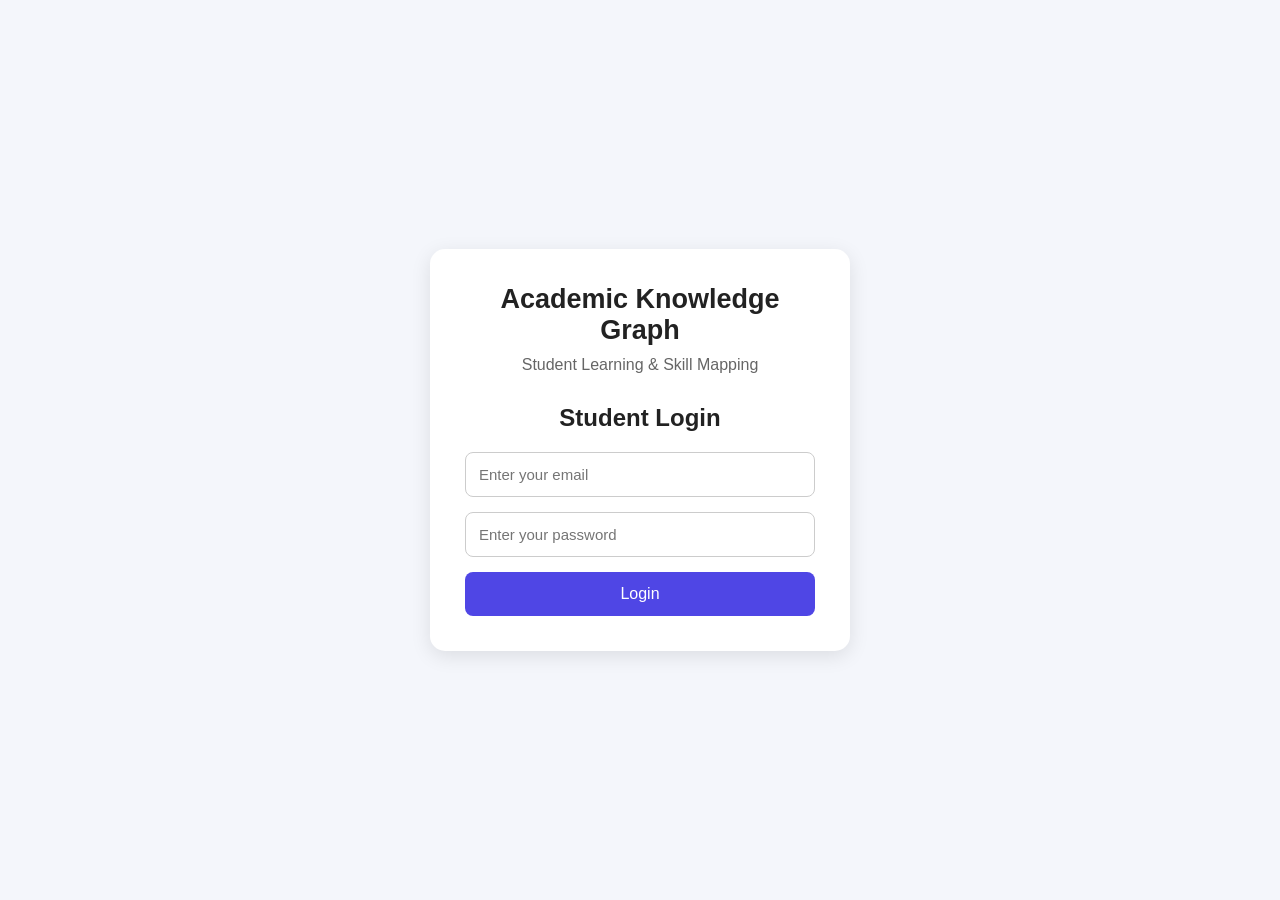
<file: index.html>
<!DOCTYPE html>
<html lang="en">
<head>
    <meta charset="UTF-8">
    <meta name="viewport" content="width=device-width, initial-scale=1.0">

    <title>Academic Knowledge Graph</title>

    <link rel="stylesheet" href="style.css">
</head>

<body>

    <div class="login-container">

        <div class="login-box">

            <h1>Academic Knowledge Graph</h1>

            <p class="subtitle">
                Student Learning & Skill Mapping
            </p>

            <h2>Student Login</h2>

            <form id="loginForm">

                <input 
                    type="email" 
                    id="email" 
                    placeholder="Enter your email"
                    required
                >

                <input 
                    type="password" 
                    id="password" 
                    placeholder="Enter your password"
                    required
                >

                <button type="submit">Login</button>

            </form>

            <p id="message"></p>

        </div>

    </div>

    <script src="script.js"></script>

</body>
</html>
</file>
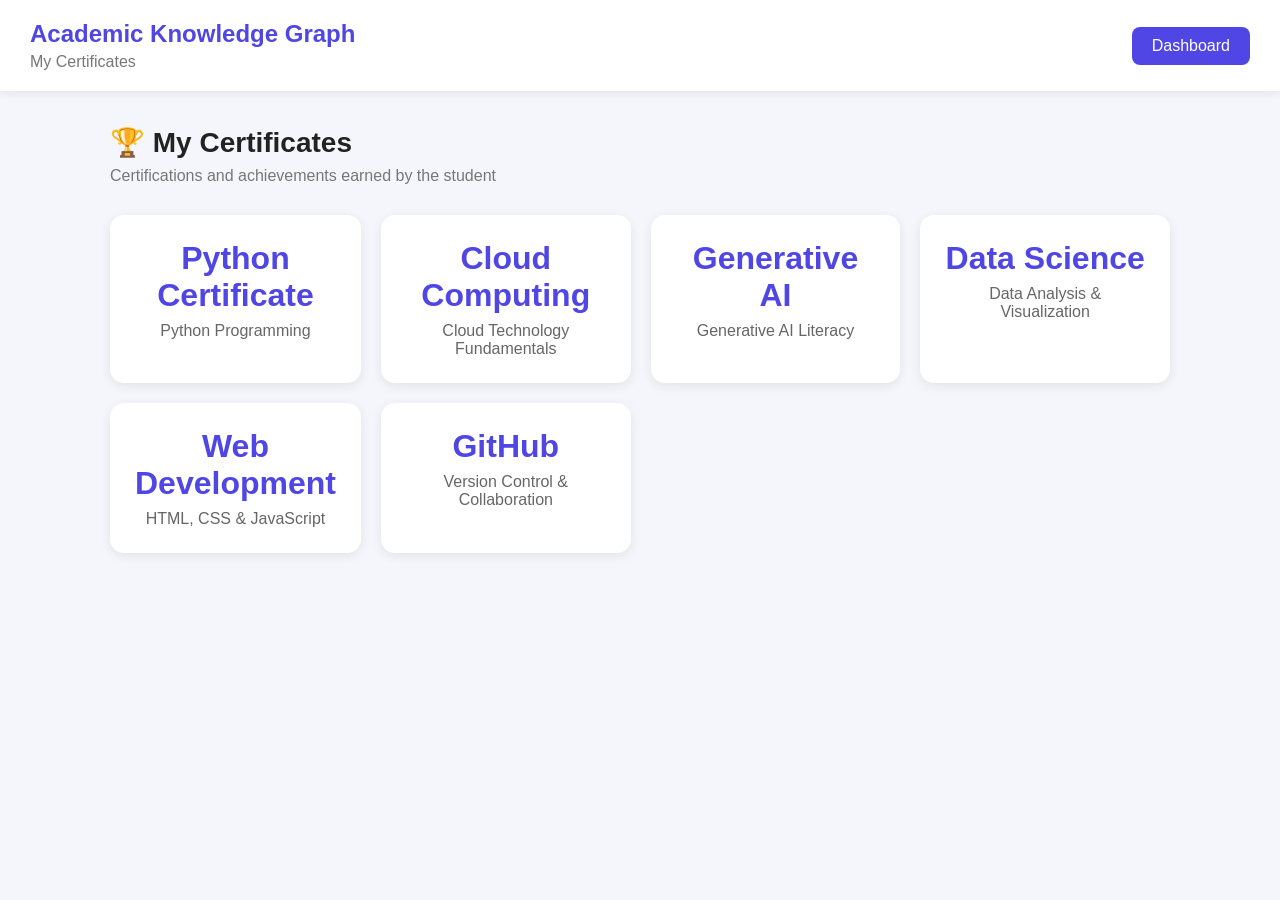
<file: certificates.html>
<!DOCTYPE html>
<html lang="en">

<head>
    <meta charset="UTF-8">
    <meta name="viewport" content="width=device-width, initial-scale=1.0">

    <title>My Certificates</title>

    <link rel="stylesheet" href="style.css">
</head>

<body>

    <div class="dashboard">

        <header class="topbar">

            <div>
                <h1>Academic Knowledge Graph</h1>
                <p>My Certificates</p>
            </div>

            <button onclick="window.location.href='dashboard.html'">
                Dashboard
            </button>

        </header>

        <main class="content">

            <h2>🏆 My Certificates</h2>

            <p class="dashboard-text">
                Certifications and achievements earned by the student
            </p>

            <div class="stats">

                <div class="card">
                    <h3>Python Certificate</h3>
                    <p>Python Programming</p>
                </div>

                <div class="card">
                    <h3>Cloud Computing</h3>
                    <p>Cloud Technology Fundamentals</p>
                </div>

                <div class="card">
                    <h3>Generative AI</h3>
                    <p>Generative AI Literacy</p>
                </div>

                <div class="card">
                    <h3>Data Science</h3>
                    <p>Data Analysis & Visualization</p>
                </div>

                <div class="card">
                    <h3>Web Development</h3>
                    <p>HTML, CSS & JavaScript</p>
                </div>

                <div class="card">
                    <h3>GitHub</h3>
                    <p>Version Control & Collaboration</p>
                </div>

            </div>

        </main>

    </div>

</body>

</html>
</file>
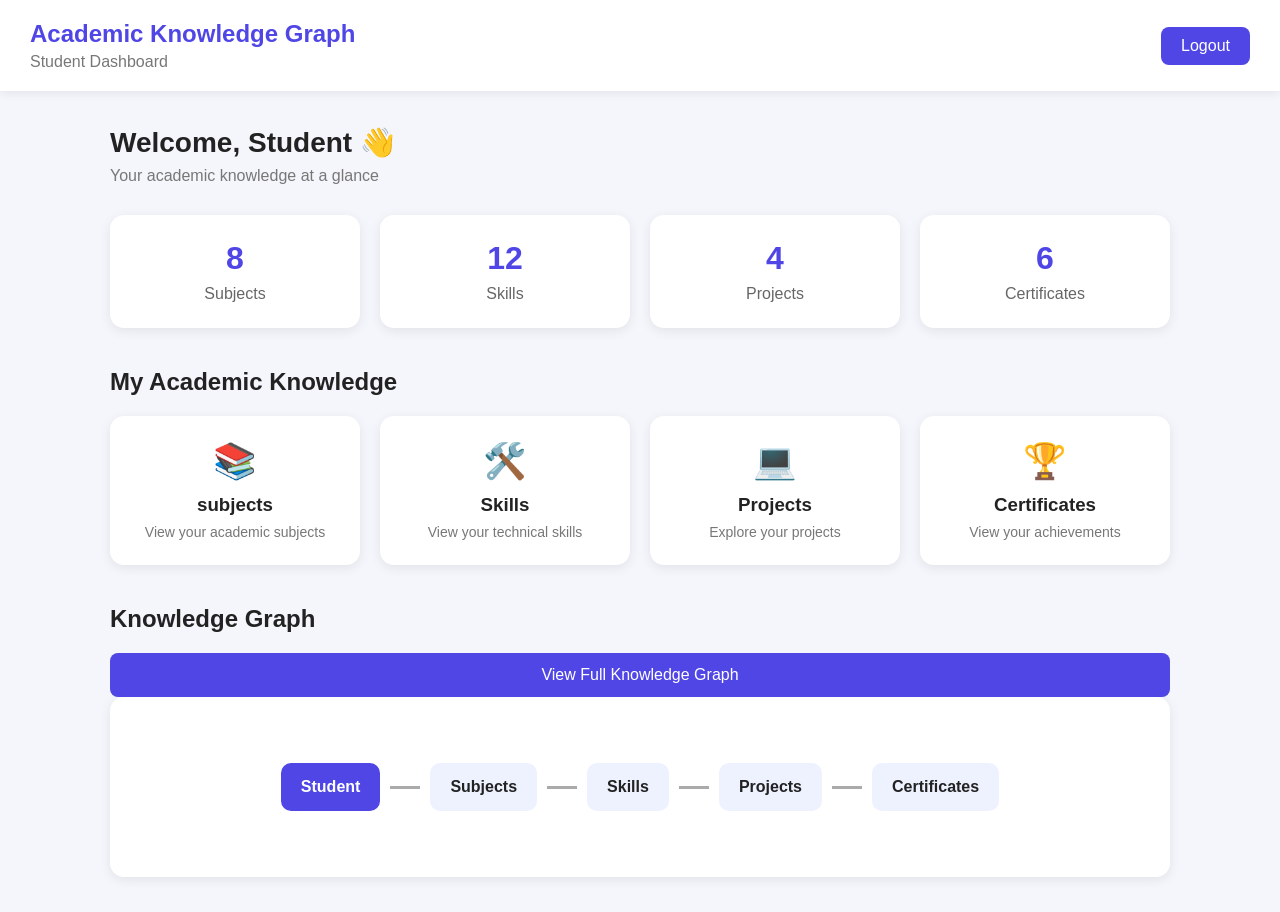
<file: dashboard.html>
<!DOCTYPE html>
<html lang="en">

<head>
    <meta charset="UTF-8">
    <meta name="viewport" content="width=device-width, initial-scale=1.0">

    <title>Student Dashboard</title>

    <link rel="stylesheet" href="style.css">
</head>

<body>

    <div class="dashboard">

        <header class="topbar">

            <div>
                <h1>Academic Knowledge Graph</h1>
                <p>Student Dashboard</p>
            </div>

            <button onclick="logout()">Logout</button>

        </header>


        <main class="content">

            <h2>Welcome, Student 👋</h2>

            <p class="dashboard-text">
                Your academic knowledge at a glance
            </p>


            <div class="stats">

                <div class="card">
                    <h3>8</h3>
                    <p>Subjects</p>
                </div>

                <div class="card">
                    <h3>12</h3>
                    <p>Skills</p>
                </div>

                <div class="card">
                    <h3>4</h3>
                    <p>Projects</p>
                </div>

                <div class="card">
                    <h3>6</h3>
                    <p>Certificates</p>
                </div>

            </div>


            <section class="knowledge-section">

                <h2>My Academic Knowledge</h2>


                <div class="knowledge-box">


                    <div class="knowledge-item"
                         onclick="window.location.href='subjects.html'">

                        <span>📚</span>

                        <h3>subjects</h3>

                        <p>View your academic subjects</p>

                    </div>


                    <div class="knowledge-item"
                        onclick="window.location.href='./my-skills.html'">
                
                        <span>🛠️</span>

                        <h3>Skills</h3>

                        <p>View your technical skills</p>

                    </div>


                    <a href="my-projects.html" style="text-decoration: none; color: inherit;">

    <div class="knowledge-item">

        <span>💻</span>
        <h3>Projects</h3>
        <p>Explore your projects</p>

    </div>

</a>
               <a href="certificates.html" style="text-decoration: none; color: inherit;">

    <div class="knowledge-item">

        <span>🏆</span>
        <h3>Certificates</h3>
        <p>View your achievements</p>

    </div>

</a>

                </div>

            </section>
            <section class="graph-section">

    <h2>Knowledge Graph</h2>
    <a href="knowledge-graph.html">
    <button>View Full Knowledge Graph</button>
</a>

    <div class="graph-placeholder">

        <div class="node student">
            Student
        </div>

        <div class="line"></div>

        <div class="node">
            Subjects
        </div>

        <div class="line"></div>

        <div class="node">
            Skills
        </div>

        <div class="line"></div>

        <div class="node">
            Projects
        </div>

        <div class="line"></div>

        <div class="node">
            Certificates
        </div>

    </div>

</section>

        </main>

    </div>


    <script src="script.js"></script>

</body>

</html>
</file>
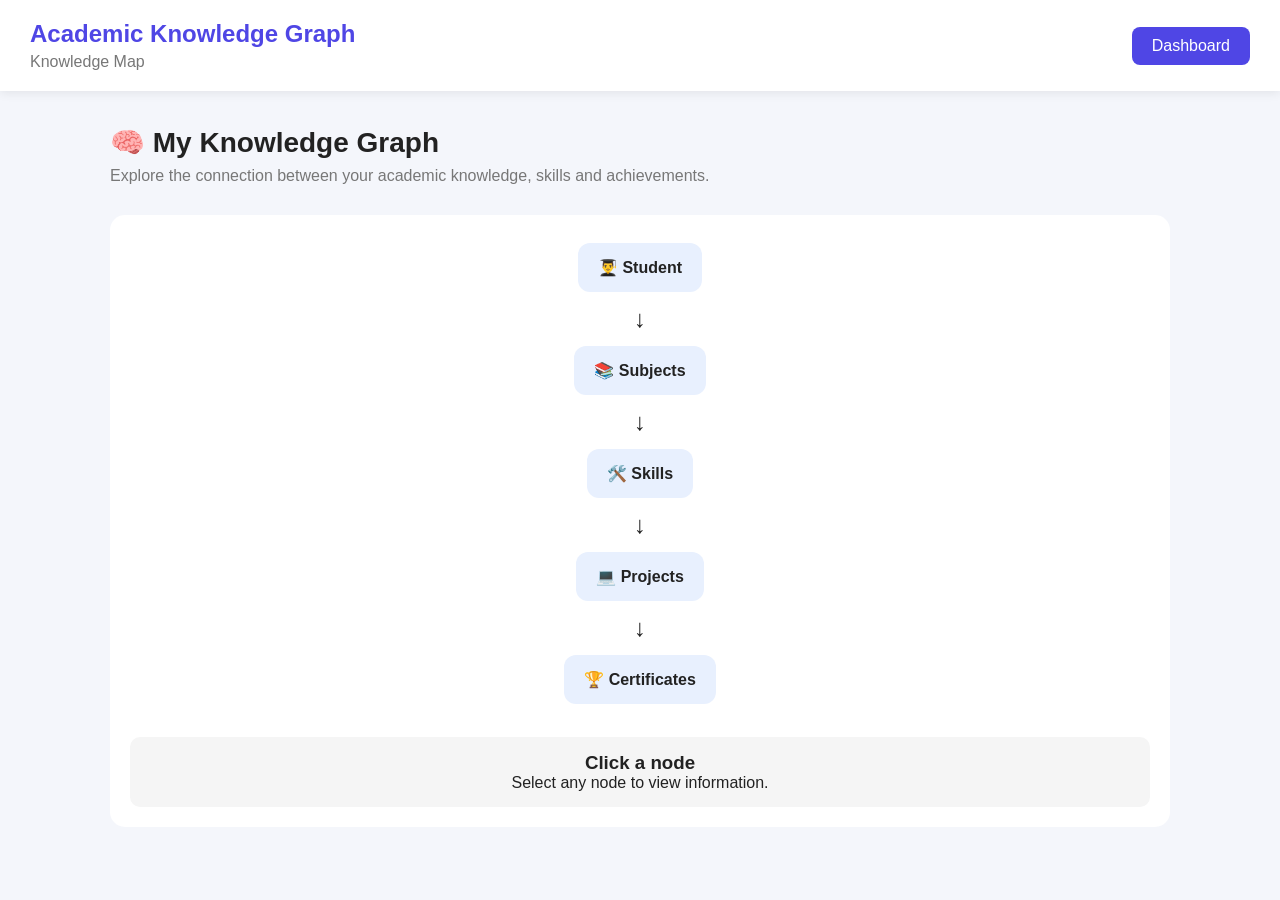
<file: knowledge-graph.html>
<!DOCTYPE html>
<html lang="en">

<head>
    <meta charset="UTF-8">
    <meta name="viewport" content="width=device-width, initial-scale=1.0">

    <title>Knowledge Graph</title>

    <link rel="stylesheet" href="style.css">

    <style>

        .graph-container {
            margin-top: 30px;
            padding: 20px;
            background: white;
            border-radius: 15px;
            text-align: center;
        }

        .graph-node {
            display: inline-block;
            padding: 15px 20px;
            margin: 8px;
            border-radius: 12px;
            background: #e8f0fe;
            font-weight: bold;
            cursor: pointer;
        }

        .connection {
            font-size: 24px;
            margin: 5px;
        }

        .graph-node:hover {
            transform: scale(1.05);
        }

        .graph-info {
            margin-top: 25px;
            padding: 15px;
            background: #f5f5f5;
            border-radius: 10px;
        }

    </style>

</head>

<body>

    <div class="dashboard">

        <header class="topbar">

            <div>
                <h1>Academic Knowledge Graph</h1>
                <p>Knowledge Map</p>
            </div>

            <button onclick="window.location.href='dashboard.html'">
                Dashboard
            </button>

        </header>


        <main class="content">

            <h2>🧠 My Knowledge Graph</h2>

            <p class="dashboard-text">
                Explore the connection between your academic knowledge,
                skills and achievements.
            </p>


            <div class="graph-container">

                <div
                    class="graph-node"
                    onclick="showInfo('Student')">
                    👨‍🎓 Student
                </div>

                <div class="connection">↓</div>


                <div
                    class="graph-node"
                    onclick="showInfo('Subjects')">
                    📚 Subjects
                </div>

                <div class="connection">↓</div>


                <div
                    class="graph-node"
                    onclick="showInfo('Skills')">
                    🛠️ Skills
                </div>

                <div class="connection">↓</div>


                <div
                    class="graph-node"
                    onclick="showInfo('Projects')">
                    💻 Projects
                </div>

                <div class="connection">↓</div>


                <div
                    class="graph-node"
                    onclick="showInfo('Certificates')">
                    🏆 Certificates
                </div>


                <div class="graph-info">

                    <h3 id="infoTitle">
                        Click a node
                    </h3>

                    <p id="infoText">
                        Select any node to view information.
                    </p>

                </div>

            </div>

        </main>

    </div>


    <script>

        function showInfo(type) {

            const title =
                document.getElementById("infoTitle");

            const text =
                document.getElementById("infoText");


            if (type === "Student") {

                title.textContent = "👨‍🎓 Student";

                text.textContent =
                    "The student is the central entity of the academic knowledge graph.";

            }

            else if (type === "Subjects") {

                title.textContent = "📚 Subjects";

                text.textContent =
                    "Subjects represent the academic areas studied by the student.";

            }

            else if (type === "Skills") {

                title.textContent = "🛠️ Skills";

                text.textContent =
                    "Skills are developed through subjects, practice and projects.";

            }

            else if (type === "Projects") {

                title.textContent = "💻 Projects";

                text.textContent =
                    "Projects demonstrate how the student applies learned skills.";

            }

            else if (type === "Certificates") {

                title.textContent = "🏆 Certificates";

                text.textContent =
                    "Certificates represent completed courses and achievements.";

            }

        }

    </script>

</body>

</html>
</file>
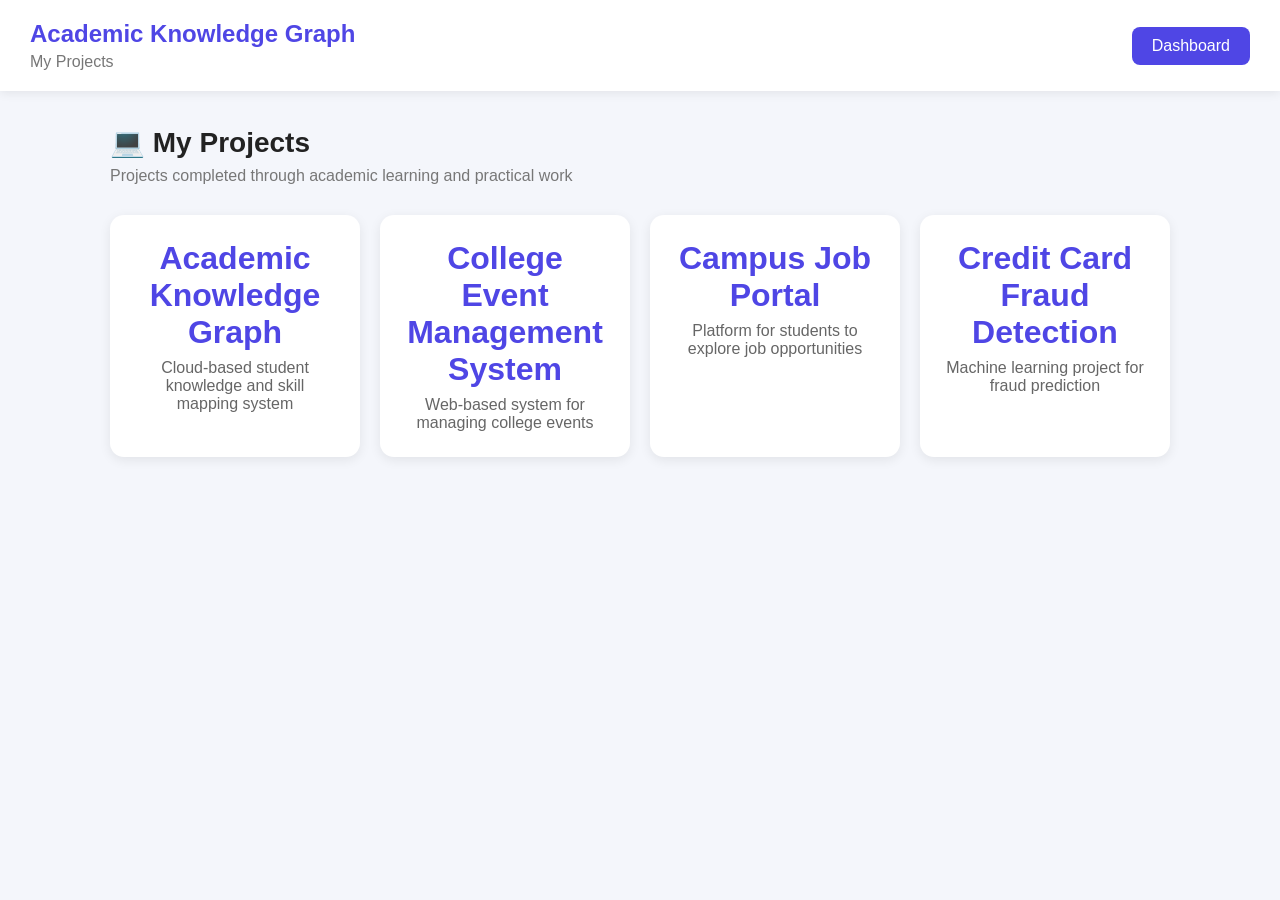
<file: my-projects.html>
<!DOCTYPE html>
<html lang="en">

<head>
    <meta charset="UTF-8">
    <meta name="viewport" content="width=device-width, initial-scale=1.0">

    <title>My Projects</title>

    <link rel="stylesheet" href="style.css">
</head>

<body>

    <div class="dashboard">

        <header class="topbar">

            <div>
                <h1>Academic Knowledge Graph</h1>
                <p>My Projects</p>
            </div>

            <button onclick="window.location.href='dashboard.html'">
                Dashboard
            </button>

        </header>

        <main class="content">

            <h2>💻 My Projects</h2>

            <p class="dashboard-text">
                Projects completed through academic learning and practical work
            </p>

            <div class="stats">

                <div class="card">
                    <h3>Academic Knowledge Graph</h3>
                    <p>Cloud-based student knowledge and skill mapping system</p>
                </div>

                <div class="card">
                    <h3>College Event Management System</h3>
                    <p>Web-based system for managing college events</p>
                </div>

                <div class="card">
                    <h3>Campus Job Portal</h3>
                    <p>Platform for students to explore job opportunities</p>
                </div>

                <div class="card">
                    <h3>Credit Card Fraud Detection</h3>
                    <p>Machine learning project for fraud prediction</p>
                </div>

            </div>

        </main>

    </div>

</body>

</html>
</file>
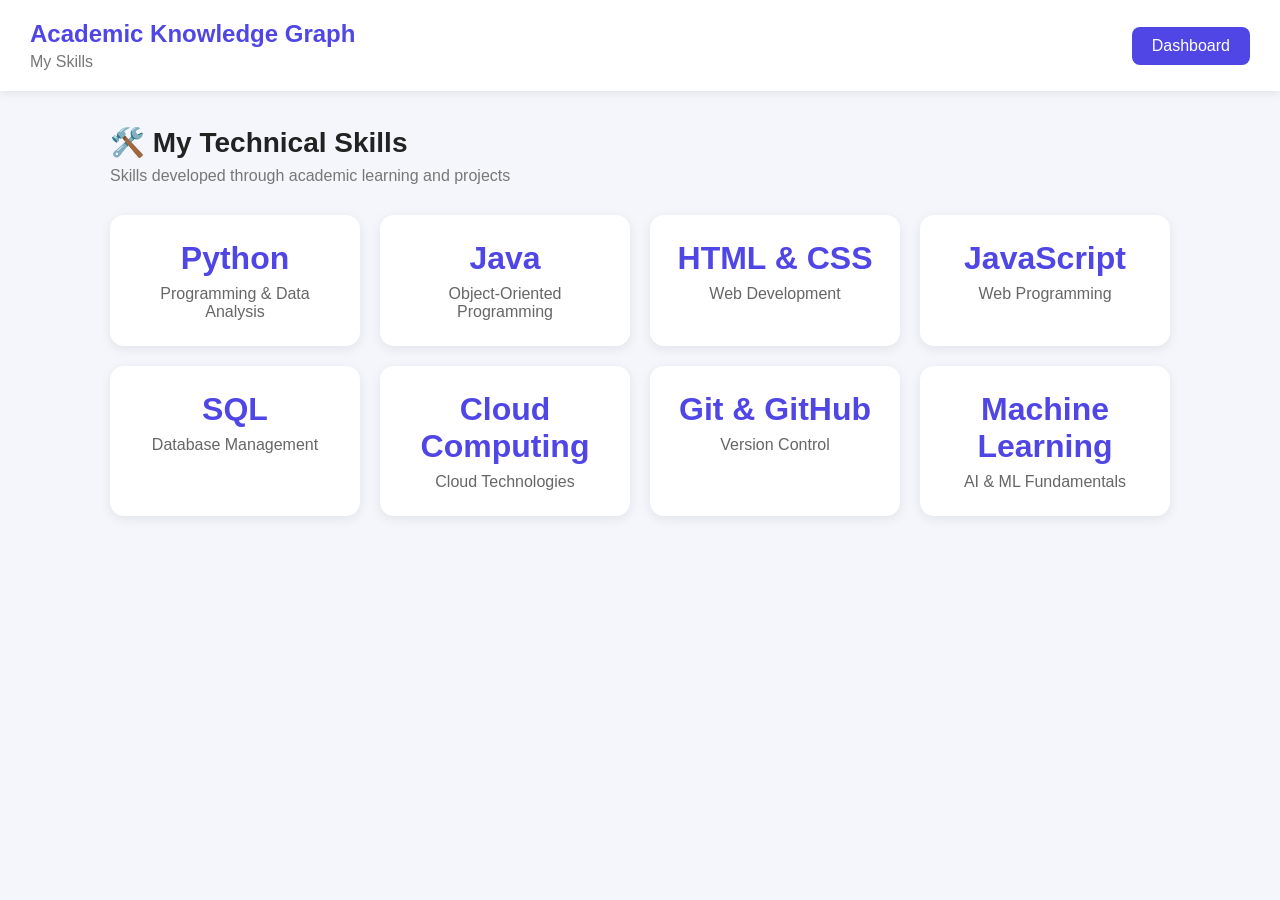
<file: my-skills.html>
<!DOCTYPE html>
<html lang="en">

<head>
    <meta charset="UTF-8">
    <meta name="viewport" content="width=device-width, initial-scale=1.0">

    <title>My Skills</title>

    <link rel="stylesheet" href="style.css">
</head>

<body>

    <div class="dashboard">

        <header class="topbar">

            <div>
                <h1>Academic Knowledge Graph</h1>
                <p>My Skills</p>
            </div>

            <button onclick="window.location.href='dashboard.html'">
                Dashboard
            </button>

        </header>

        <main class="content">

            <h2>🛠️ My Technical Skills</h2>

            <p class="dashboard-text">
                Skills developed through academic learning and projects
            </p>

            <div class="stats">

                <div class="card">
                    <h3>Python</h3>
                    <p>Programming & Data Analysis</p>
                </div>

                <div class="card">
                    <h3>Java</h3>
                    <p>Object-Oriented Programming</p>
                </div>

                <div class="card">
                    <h3>HTML & CSS</h3>
                    <p>Web Development</p>
                </div>

                <div class="card">
                    <h3>JavaScript</h3>
                    <p>Web Programming</p>
                </div>

                <div class="card">
                    <h3>SQL</h3>
                    <p>Database Management</p>
                </div>

                <div class="card">
                    <h3>Cloud Computing</h3>
                    <p>Cloud Technologies</p>
                </div>

                <div class="card">
                    <h3>Git & GitHub</h3>
                    <p>Version Control</p>
                </div>

                <div class="card">
                    <h3>Machine Learning</h3>
                    <p>AI & ML Fundamentals</p>
                </div>

            </div>

        </main>

    </div>

</body>

</html>
</file>
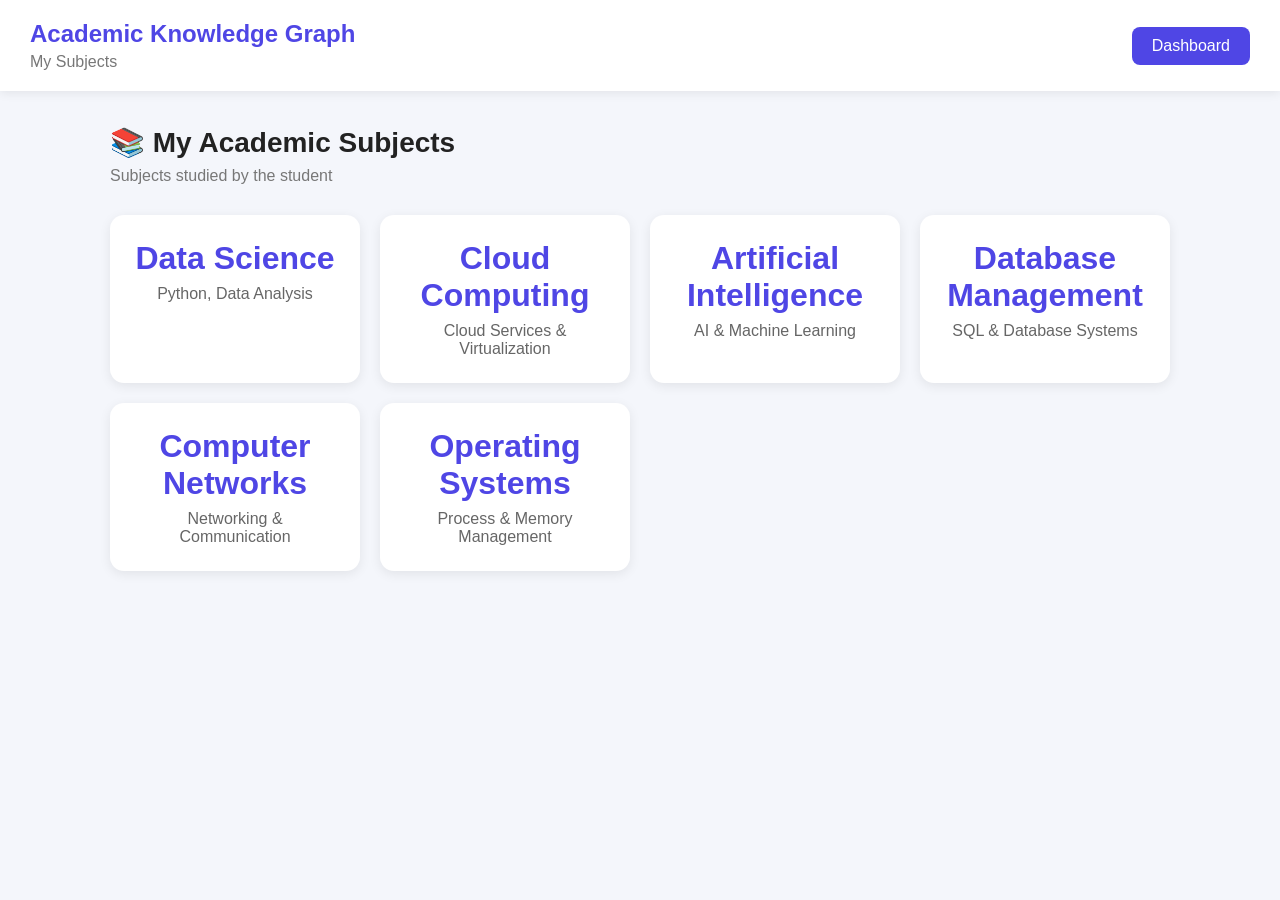
<file: subjects.html>
<!DOCTYPE html>
<html lang="en">

<head>
    <meta charset="UTF-8">
    <meta name="viewport" content="width=device-width, initial-scale=1.0">

    <title>My Subjects</title>

    <link rel="stylesheet" href="style.css">
</head>

<body>

    <div class="dashboard">

        <header class="topbar">

            <div>
                <h1>Academic Knowledge Graph</h1>
                <p>My Subjects</p>
            </div>

            <button onclick="window.location.href='dashboard.html'">
                Dashboard
            </button>

        </header>

        <main class="content">

            <h2>📚 My Academic Subjects</h2>

            <p class="dashboard-text">
                Subjects studied by the student
            </p>

            <div class="stats">

                <div class="card">
                    <h3>Data Science</h3>
                    <p>Python, Data Analysis</p>
                </div>

                <div class="card">
                    <h3>Cloud Computing</h3>
                    <p>Cloud Services & Virtualization</p>
                </div>

                <div class="card">
                    <h3>Artificial Intelligence</h3>
                    <p>AI & Machine Learning</p>
                </div>

                <div class="card">
                    <h3>Database Management</h3>
                    <p>SQL & Database Systems</p>
                </div>

                <div class="card">
                    <h3>Computer Networks</h3>
                    <p>Networking & Communication</p>
                </div>

                <div class="card">
                    <h3>Operating Systems</h3>
                    <p>Process & Memory Management</p>
                </div>

            </div>

        </main>

    </div>

</body>

</html>
</file>
<file: style.css>
* {
    margin: 0;
    padding: 0;
    box-sizing: border-box;
}

body {
    font-family: Arial, sans-serif;
    background: #f4f6fb;
    color: #222;
}

/* LOGIN PAGE */

.login-container {
    min-height: 100vh;
    display: flex;
    justify-content: center;
    align-items: center;
    padding: 20px;
}

.login-box {
    width: 100%;
    max-width: 420px;
    background: white;
    padding: 35px;
    border-radius: 15px;
    box-shadow: 0 5px 20px rgba(0,0,0,0.1);
    text-align: center;
}

.login-box h1 {
    font-size: 27px;
    margin-bottom: 10px;
}

.subtitle {
    color: #666;
    margin-bottom: 30px;
}

.login-box h2 {
    margin-bottom: 20px;
}

input {
    width: 100%;
    padding: 13px;
    margin-bottom: 15px;
    border: 1px solid #ccc;
    border-radius: 8px;
    font-size: 15px;
}

button {
    width: 100%;
    padding: 13px;
    border: none;
    border-radius: 8px;
    background: #4f46e5;
    color: white;
    font-size: 16px;
    cursor: pointer;
}

button:hover {
    background: #3730a3;
}

/* DASHBOARD */

.dashboard {
    min-height: 100vh;
}

.topbar {
    background: white;
    padding: 20px 30px;
    display: flex;
    justify-content: space-between;
    align-items: center;
    box-shadow: 0 2px 10px rgba(0,0,0,0.08);
}

.topbar h1 {
    font-size: 24px;
    color: #4f46e5;
}

.topbar p {
    color: #777;
    margin-top: 5px;
}

.topbar button {
    width: auto;
    padding: 10px 20px;
}

.content {
    max-width: 1100px;
    margin: auto;
    padding: 35px 20px;
}

.content > h2 {
    font-size: 28px;
}

.dashboard-text {
    color: #777;
    margin-top: 8px;
    margin-bottom: 30px;
}

/* STAT CARDS */

.stats {
    display: grid;
    grid-template-columns: repeat(4, 1fr);
    gap: 20px;
    margin-bottom: 40px;
}

.card {
    background: white;
    padding: 25px;
    border-radius: 14px;
    text-align: center;
    box-shadow: 0 3px 12px rgba(0,0,0,0.08);
}

.card h3 {
    font-size: 32px;
    color: #4f46e5;
    margin-bottom: 8px;
}

.card p {
    color: #666;
}

/* KNOWLEDGE SECTION */

.knowledge-section h2,
.graph-section h2 {
    margin-bottom: 20px;
}

.knowledge-box {
    display: grid;
    grid-template-columns: repeat(4, 1fr);
    gap: 20px;
    margin-bottom: 40px;
}

.knowledge-item {
    background: white;
    padding: 25px;
    border-radius: 14px;
    text-align: center;
    box-shadow: 0 3px 12px rgba(0,0,0,0.08);
}

.knowledge-item span {
    font-size: 35px;
}

.knowledge-item h3 {
    margin: 12px 0 8px;
}

.knowledge-item p {
    color: #777;
    font-size: 14px;
}

/* KNOWLEDGE GRAPH */

.graph-placeholder {
    background: white;
    padding: 30px;
    border-radius: 14px;
    min-height: 180px;
    display: flex;
    justify-content: center;
    align-items: center;
    gap: 10px;
    flex-wrap: wrap;
    box-shadow: 0 3px 12px rgba(0,0,0,0.08);
}

.node {
    padding: 15px 20px;
    background: #eef2ff;
    border-radius: 10px;
    font-weight: bold;
}

.student {
    background: #4f46e5;
    color: white;
}

.line {
    width: 30px;
    height: 3px;
    background: #aaa;
}

/* MOBILE */

@media (max-width: 768px) {

    .stats {
        grid-template-columns: repeat(2, 1fr);
    }

    .knowledge-box {
        grid-template-columns: repeat(2, 1fr);
    }

    .topbar {
        padding: 15px;
    }

    .topbar h1 {
        font-size: 18px;
    }

}

@media (max-width: 480px) {

    .stats {
        grid-template-columns: 1fr 1fr;
    }

    .knowledge-box {
        grid-template-columns: 1fr;
    }

    .content {
        padding: 25px 15px;
    }

}
</file>
